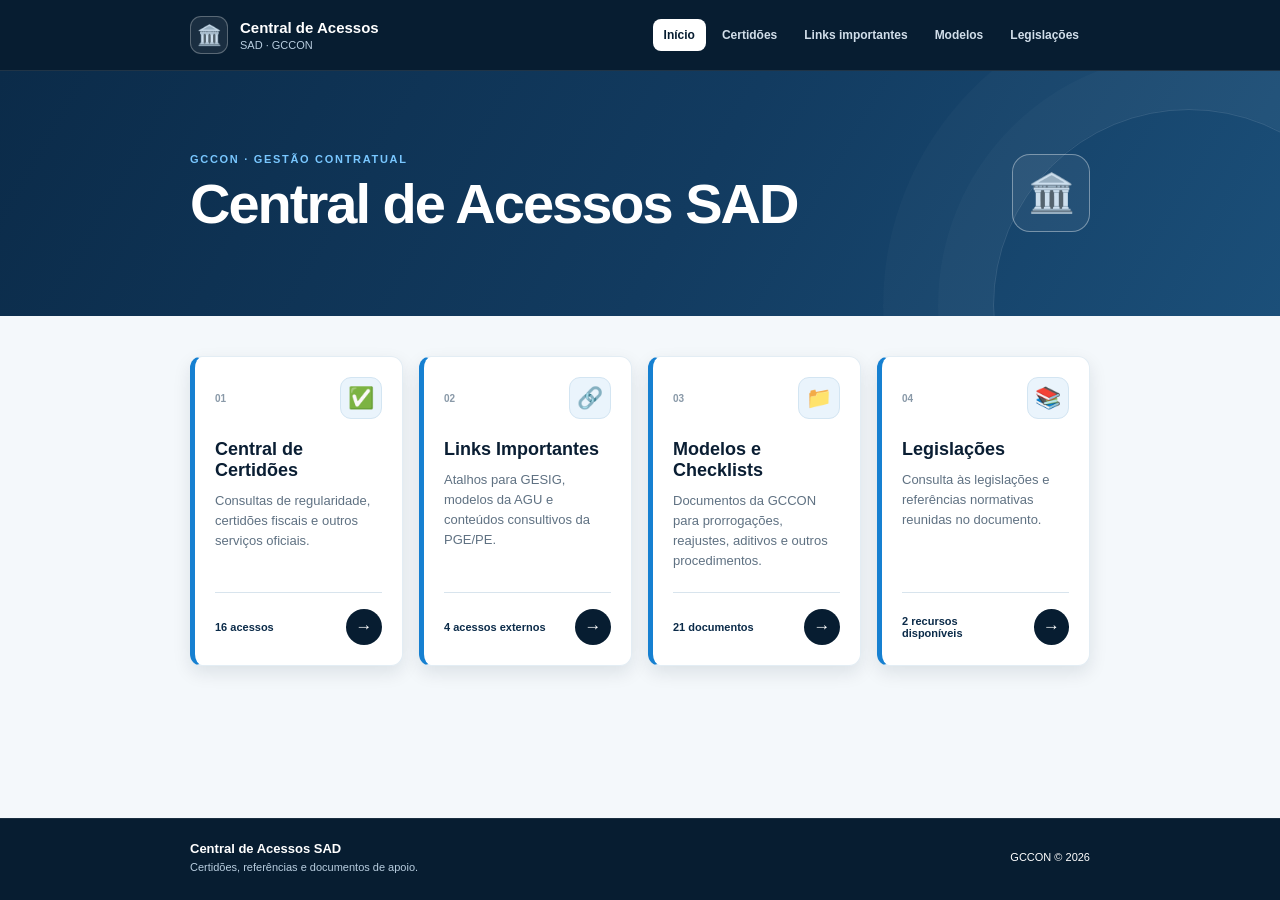
<file: index.html>
<!DOCTYPE html><html lang="pt-BR"><head><meta charset="UTF-8"><meta name="viewport" content="width=device-width,initial-scale=1.0"><meta name="description" content="Central unificada de acessos SAD."><title>Central de Acessos SAD</title><link rel="stylesheet" href="style.css"></head><body><header class="site-header"><div class="page-width header-inner"><a class="brand" href="index.html"><span class="brand-icon">🏛️</span><span><strong>Central de Acessos</strong><small>SAD · GCCON</small></span></a><nav class="main-nav" aria-label="Navegação principal"><a class="active" href="index.html">Início</a><a  href="certidoes.html">Certidões</a><a  href="links-importantes.html">Links importantes</a><a  href="modelos.html">Modelos</a><a href="legislacoes.html">Legislações</a></nav></div></header><main><section class="hero"><div class="page-width hero-inner"><div><span class="eyebrow">GCCON · Gestão Contratual</span><h1>Central de Acessos SAD</h1></div><div class="hero-mark" aria-hidden="true">🏛️</div></div></section><section class="page-width home-content"><div class="project-grid">
<a class="project-card" href="certidoes.html"><div class="project-top"><span class="project-number">01</span><span class="icon-box">✅</span></div><div class="project-body"><h3>Central de Certidões</h3><p>Consultas de regularidade, certidões fiscais e outros serviços oficiais.</p></div><div class="project-footer"><span>16 acessos</span><span class="round-arrow">→</span></div></a>
<a class="project-card" href="links-importantes.html"><div class="project-top"><span class="project-number">02</span><span class="icon-box">🔗</span></div><div class="project-body"><h3>Links Importantes</h3><p>Atalhos para GESIG, modelos da AGU e conteúdos consultivos da PGE/PE.</p></div><div class="project-footer"><span>4 acessos externos</span><span class="round-arrow">→</span></div></a>
<a class="project-card" href="modelos.html"><div class="project-top"><span class="project-number">03</span><span class="icon-box">📁</span></div><div class="project-body"><h3>Modelos e Checklists</h3><p>Documentos da GCCON para prorrogações, reajustes, aditivos e outros procedimentos.</p></div><div class="project-footer"><span>21 documentos</span><span class="round-arrow">→</span></div></a>
<a class="project-card" href="legislacoes.html"><div class="project-top"><span class="project-number">04</span><span class="icon-box">📚</span></div><div class="project-body"><h3>Legislações</h3><p>Consulta às legislações e referências normativas reunidas no documento.</p></div><div class="project-footer"><span>2 recursos disponíveis</span><span class="round-arrow">→</span></div></a>
</div></section></main><footer class="site-footer"><div class="page-width footer-inner"><div><strong>Central de Acessos SAD</strong><span>Certidões, referências e documentos de apoio.</span></div><div>GCCON © 2026</div></div></footer></body></html>
</file>
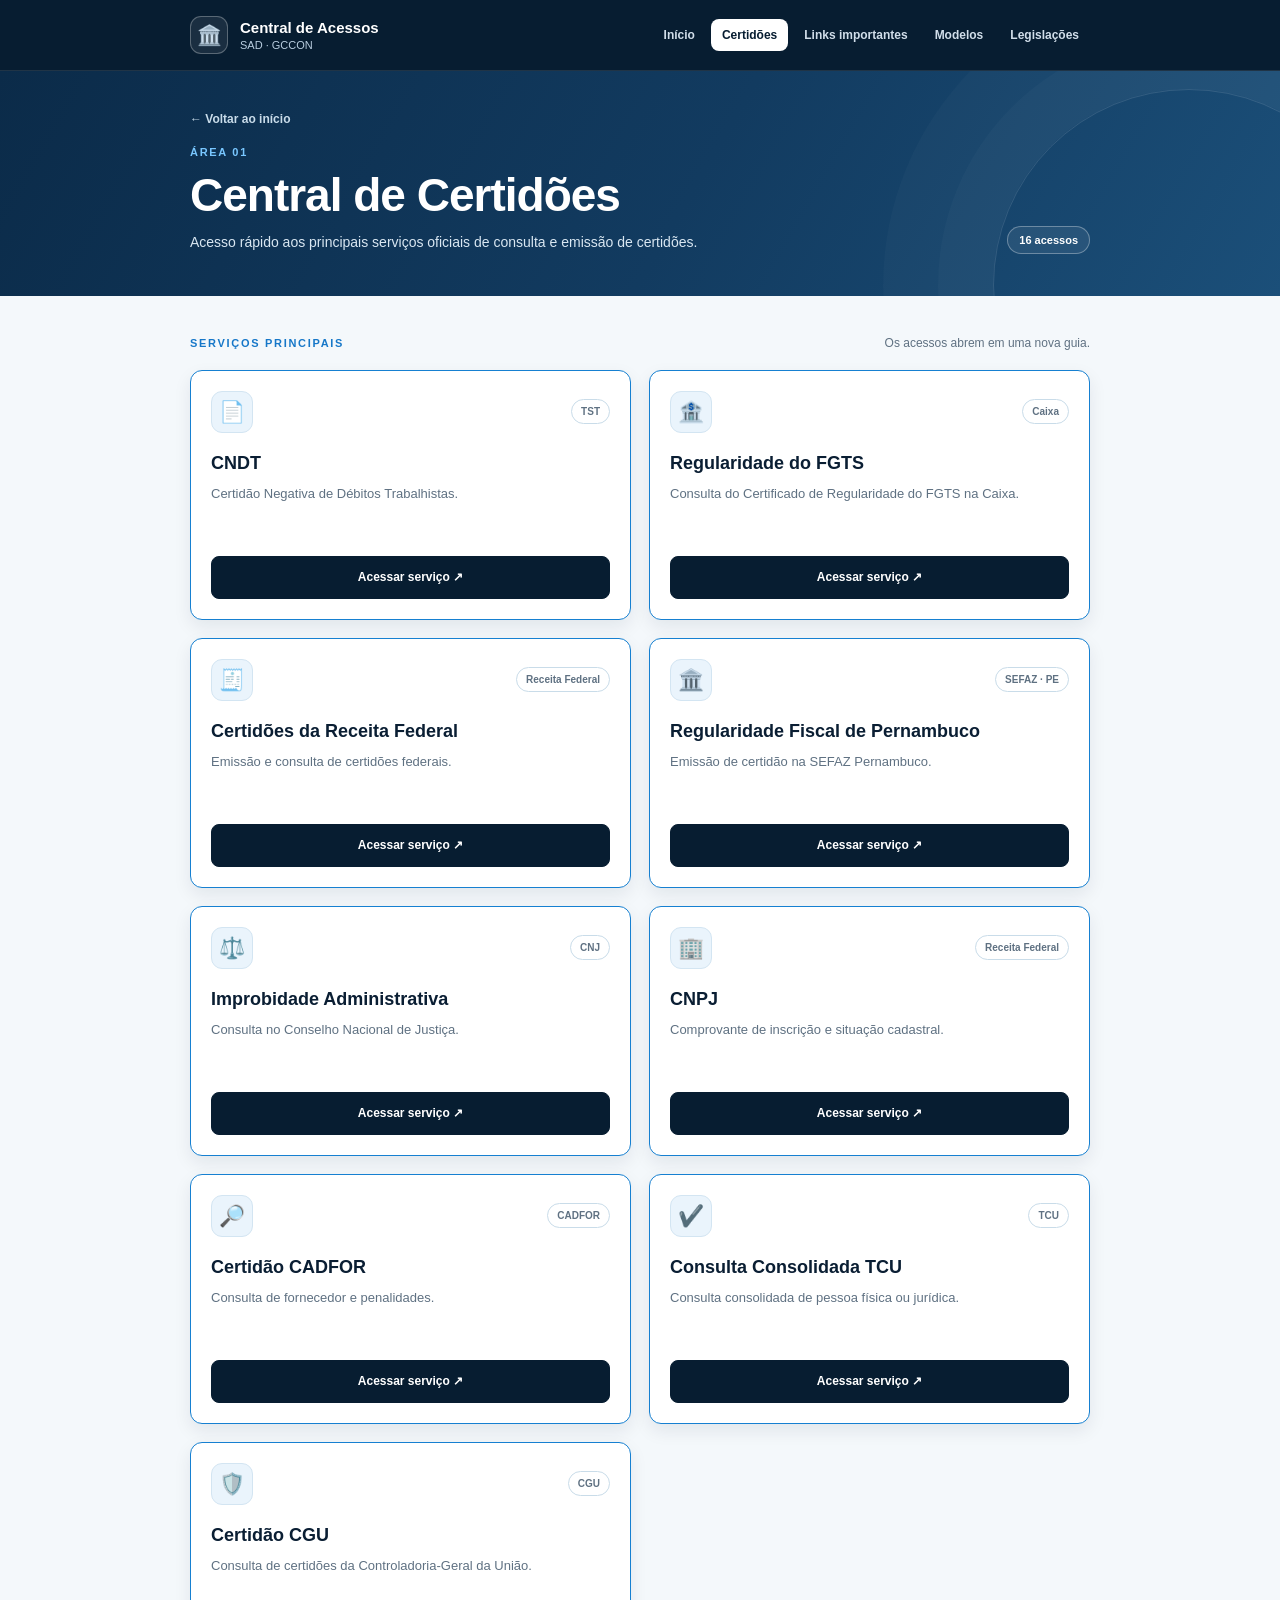
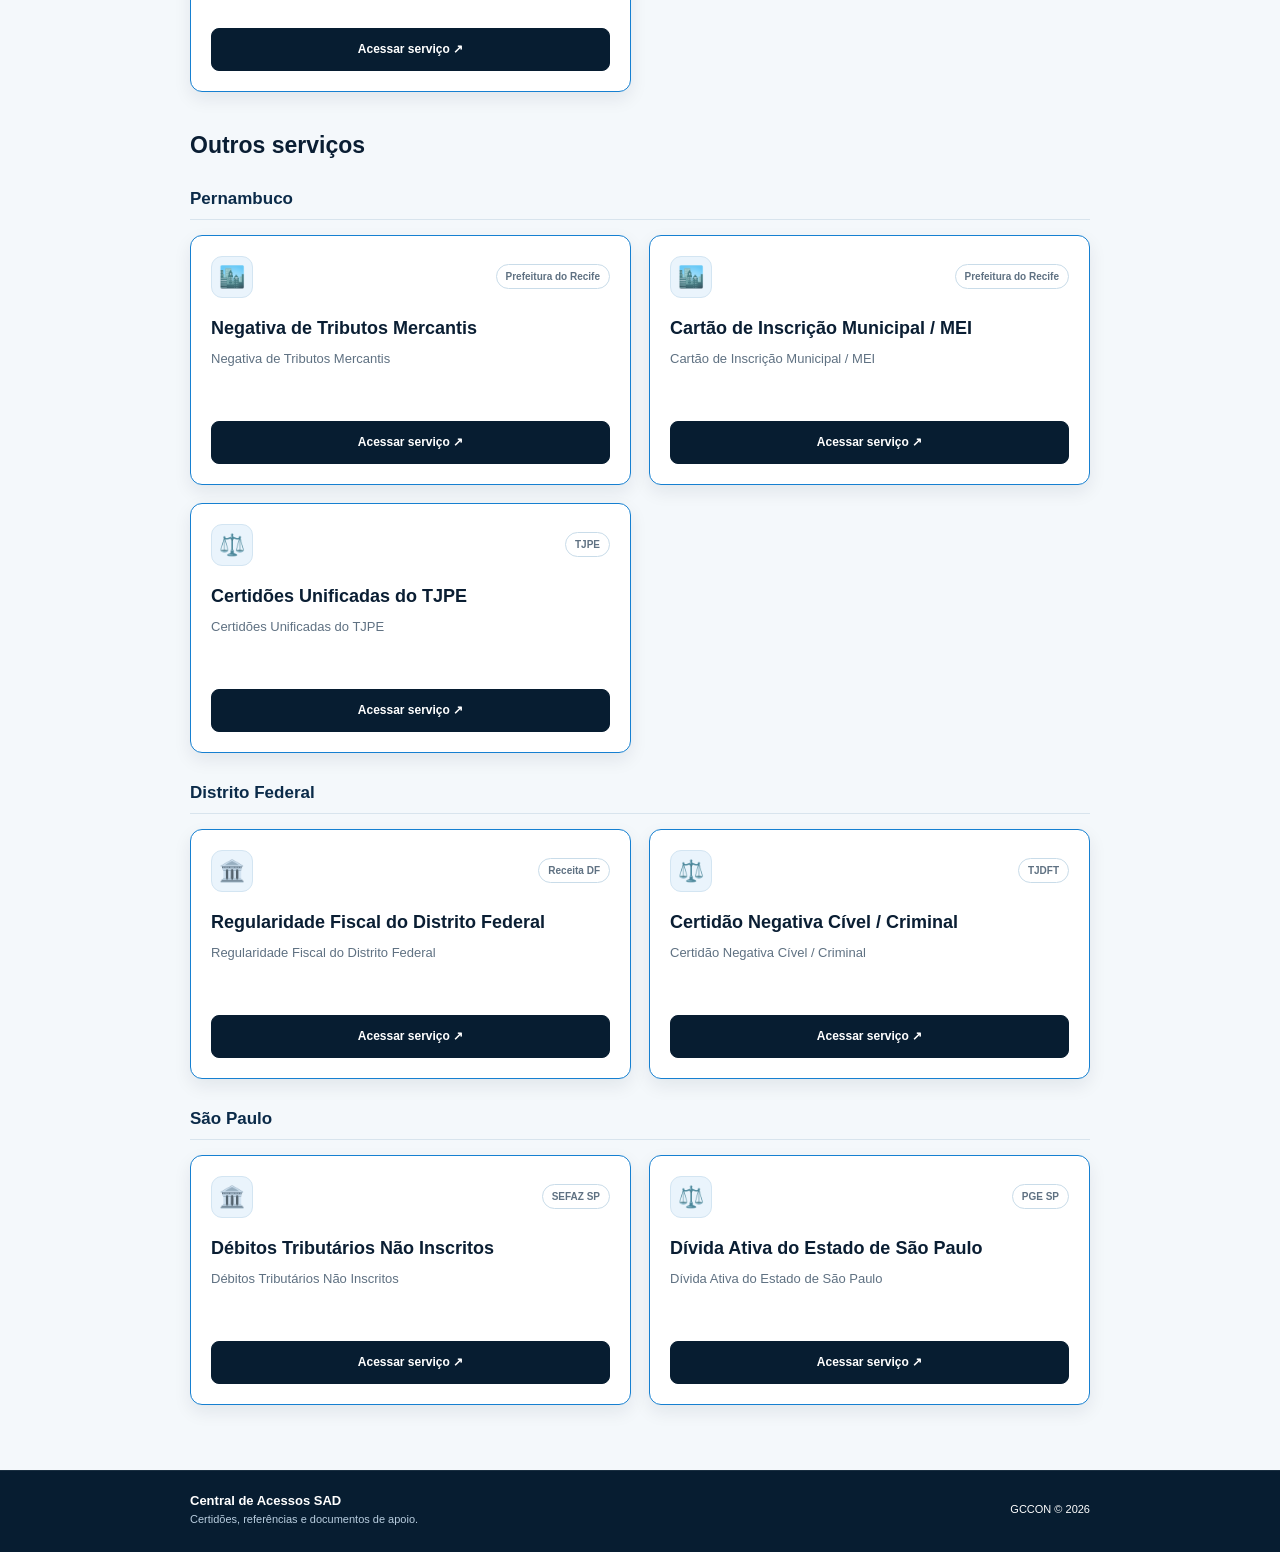
<file: certidoes.html>
<!DOCTYPE html><html lang="pt-BR"><head><meta charset="UTF-8"><meta name="viewport" content="width=device-width,initial-scale=1.0"><meta name="description" content="Central unificada de acessos SAD."><title>Central de Certidões | Central de Acessos SAD</title><link rel="stylesheet" href="style.css"></head><body><header class="site-header"><div class="page-width header-inner"><a class="brand" href="index.html"><span class="brand-icon">🏛️</span><span><strong>Central de Acessos</strong><small>SAD · GCCON</small></span></a><nav class="main-nav" aria-label="Navegação principal"><a  href="index.html">Início</a><a class="active" href="certidoes.html">Certidões</a><a  href="links-importantes.html">Links importantes</a><a  href="modelos.html">Modelos</a><a href="legislacoes.html">Legislações</a></nav></div></header><main><section class="page-intro"><div class="page-width"><a class="back-link" href="index.html">← Voltar ao início</a><div class="page-intro-row"><div><span class="eyebrow">Área 01</span><h1>Central de Certidões</h1><p>Acesso rápido aos principais serviços oficiais de consulta e emissão de certidões.</p></div><div class="stat">16 acessos</div></div></div></section><section class="page-width listing-section"><div class="listing-heading"><span class="eyebrow">Serviços principais</span><p>Os acessos abrem em uma nova guia.</p></div><div class="service-grid three"><article class="service-card"><div class="service-top"><span class="icon-box">📄</span><span class="category-pill">TST</span></div><div class="service-body"><h2>CNDT</h2><p>Certidão Negativa de Débitos Trabalhistas.</p></div><a class="action-button" href="https://cndt-certidao.tst.jus.br/inicio.faces" target="_blank" rel="noopener noreferrer">Acessar serviço ↗</a></article><article class="service-card"><div class="service-top"><span class="icon-box">🏦</span><span class="category-pill">Caixa</span></div><div class="service-body"><h2>Regularidade do FGTS</h2><p>Consulta do Certificado de Regularidade do FGTS na Caixa.</p></div><a class="action-button" href="https://consulta-crf.caixa.gov.br/consultacrf/pages/consultaEmpregador.jsf" target="_blank" rel="noopener noreferrer">Acessar serviço ↗</a></article><article class="service-card"><div class="service-top"><span class="icon-box">🧾</span><span class="category-pill">Receita Federal</span></div><div class="service-body"><h2>Certidões da Receita Federal</h2><p>Emissão e consulta de certidões federais.</p></div><a class="action-button" href="https://servicos.receitafederal.gov.br/servico/certidoes/#/home" target="_blank" rel="noopener noreferrer">Acessar serviço ↗</a></article><article class="service-card"><div class="service-top"><span class="icon-box">🏛️</span><span class="category-pill">SEFAZ · PE</span></div><div class="service-body"><h2>Regularidade Fiscal de Pernambuco</h2><p>Emissão de certidão na SEFAZ Pernambuco.</p></div><a class="action-button" href="https://efisco.sefaz.pe.gov.br/sfi_trb_gcc/PREmitirCertidaoRegularidadeFiscalMovel" target="_blank" rel="noopener noreferrer">Acessar serviço ↗</a></article><article class="service-card"><div class="service-top"><span class="icon-box">⚖️</span><span class="category-pill">CNJ</span></div><div class="service-body"><h2>Improbidade Administrativa</h2><p>Consulta no Conselho Nacional de Justiça.</p></div><a class="action-button" href="https://www.cnj.jus.br/improbidade_adm/consultar_requerido.php" target="_blank" rel="noopener noreferrer">Acessar serviço ↗</a></article><article class="service-card"><div class="service-top"><span class="icon-box">🏢</span><span class="category-pill">Receita Federal</span></div><div class="service-body"><h2>CNPJ</h2><p>Comprovante de inscrição e situação cadastral.</p></div><a class="action-button" href="https://solucoes.receita.fazenda.gov.br/Servicos/cnpjreva/" target="_blank" rel="noopener noreferrer">Acessar serviço ↗</a></article><article class="service-card"><div class="service-top"><span class="icon-box">🔎</span><span class="category-pill">CADFOR</span></div><div class="service-body"><h2>Certidão CADFOR</h2><p>Consulta de fornecedor e penalidades.</p></div><a class="action-button" href="https://efisco.sefaz.pe.gov.br/sfi_fin_gbp/PREmitirFornecedorPenalidade" target="_blank" rel="noopener noreferrer">Acessar serviço ↗</a></article><article class="service-card"><div class="service-top"><span class="icon-box">✔️</span><span class="category-pill">TCU</span></div><div class="service-body"><h2>Consulta Consolidada TCU</h2><p>Consulta consolidada de pessoa física ou jurídica.</p></div><a class="action-button" href="https://certidoes-apf.apps.tcu.gov.br/" target="_blank" rel="noopener noreferrer">Acessar serviço ↗</a></article><article class="service-card"><div class="service-top"><span class="icon-box">🛡️</span><span class="category-pill">CGU</span></div><div class="service-body"><h2>Certidão CGU</h2><p>Consulta de certidões da Controladoria-Geral da União.</p></div><a class="action-button" href="https://certidoes.cgu.gov.br/consulta-certidao" target="_blank" rel="noopener noreferrer">Acessar serviço ↗</a></article></div><div class="other-services"><h2>Outros serviços</h2><div class="other-group"><h3>Pernambuco</h3><div class="service-grid"><article class="service-card"><div class="service-top"><span class="icon-box">🏙️</span><span class="category-pill">Prefeitura do Recife</span></div><div class="service-body"><h2>Negativa de Tributos Mercantis</h2><p>Negativa de Tributos Mercantis</p></div><a class="action-button" href="https://portalfinancas.recife.pe.gov.br/emissaoCertidao/4" target="_blank" rel="noopener noreferrer">Acessar serviço ↗</a></article><article class="service-card"><div class="service-top"><span class="icon-box">🏙️</span><span class="category-pill">Prefeitura do Recife</span></div><div class="service-body"><h2>Cartão de Inscrição Municipal / MEI</h2><p>Cartão de Inscrição Municipal / MEI</p></div><a class="action-button" href="https://portalfinancas.recife.pe.gov.br/emissaoPJMei" target="_blank" rel="noopener noreferrer">Acessar serviço ↗</a></article><article class="service-card"><div class="service-top"><span class="icon-box">⚖️</span><span class="category-pill">TJPE</span></div><div class="service-body"><h2>Certidões Unificadas do TJPE</h2><p>Certidões Unificadas do TJPE</p></div><a class="action-button" href="https://certidoesunificadas.app.tjpe.jus.br/" target="_blank" rel="noopener noreferrer">Acessar serviço ↗</a></article></div></div><div class="other-group"><h3>Distrito Federal</h3><div class="service-grid"><article class="service-card"><div class="service-top"><span class="icon-box">🏛️</span><span class="category-pill">Receita DF</span></div><div class="service-body"><h2>Regularidade Fiscal do Distrito Federal</h2><p>Regularidade Fiscal do Distrito Federal</p></div><a class="action-button" href="https://ww1.receita.fazenda.df.gov.br/cidadao/certidoes/Certidao" target="_blank" rel="noopener noreferrer">Acessar serviço ↗</a></article><article class="service-card"><div class="service-top"><span class="icon-box">⚖️</span><span class="category-pill">TJDFT</span></div><div class="service-body"><h2>Certidão Negativa Cível / Criminal</h2><p>Certidão Negativa Cível / Criminal</p></div><a class="action-button" href="https://cnc.tjdft.jus.br/solicitacao-externa" target="_blank" rel="noopener noreferrer">Acessar serviço ↗</a></article></div></div><div class="other-group"><h3>São Paulo</h3><div class="service-grid"><article class="service-card"><div class="service-top"><span class="icon-box">🏛️</span><span class="category-pill">SEFAZ SP</span></div><div class="service-body"><h2>Débitos Tributários Não Inscritos</h2><p>Débitos Tributários Não Inscritos</p></div><a class="action-button" href="https://www10.fazenda.sp.gov.br/CertidaoNegativaDeb/Pages/EmissaoCertidaoNegativa.aspx" target="_blank" rel="noopener noreferrer">Acessar serviço ↗</a></article><article class="service-card"><div class="service-top"><span class="icon-box">⚖️</span><span class="category-pill">PGE SP</span></div><div class="service-body"><h2>Dívida Ativa do Estado de São Paulo</h2><p>Dívida Ativa do Estado de São Paulo</p></div><a class="action-button" href="https://www.dividaativa.pge.sp.gov.br/sc/loginIdpGovBr.jsf" target="_blank" rel="noopener noreferrer">Acessar serviço ↗</a></article></div></div></div></section></main><footer class="site-footer"><div class="page-width footer-inner"><div><strong>Central de Acessos SAD</strong><span>Certidões, referências e documentos de apoio.</span></div><div>GCCON © 2026</div></div></footer></body></html>
</file>
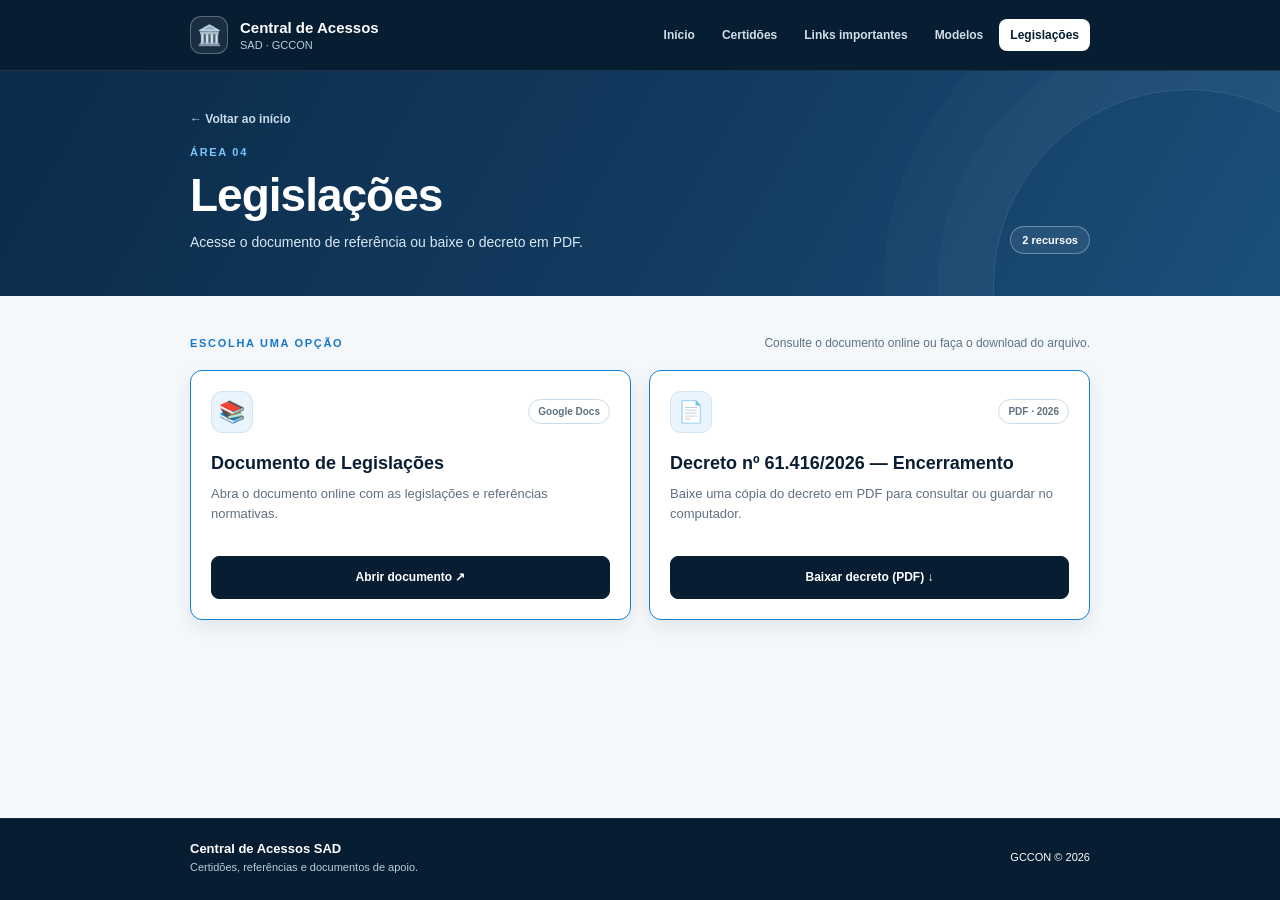
<file: legislacoes.html>
<!DOCTYPE html><html lang="pt-BR"><head><meta charset="UTF-8"><meta name="viewport" content="width=device-width,initial-scale=1.0"><meta name="description" content="Legislações e documentos normativos da Central de Acessos SAD."><title>Legislações | Central de Acessos SAD</title><link rel="stylesheet" href="style.css"></head><body><header class="site-header"><div class="page-width header-inner"><a class="brand" href="index.html"><span class="brand-icon">🏛️</span><span><strong>Central de Acessos</strong><small>SAD · GCCON</small></span></a><nav class="main-nav" aria-label="Navegação principal"><a href="index.html">Início</a><a href="certidoes.html">Certidões</a><a href="links-importantes.html">Links importantes</a><a href="modelos.html">Modelos</a><a class="active" href="legislacoes.html">Legislações</a></nav></div></header><main><section class="page-intro"><div class="page-width"><a class="back-link" href="index.html">← Voltar ao início</a><div class="page-intro-row"><div><span class="eyebrow">Área 04</span><h1>Legislações</h1><p>Acesse o documento de referência ou baixe o decreto em PDF.</p></div><div class="stat">2 recursos</div></div></div></section><section class="page-width listing-section"><div class="listing-heading"><span class="eyebrow">Escolha uma opção</span><p>Consulte o documento online ou faça o download do arquivo.</p></div><div class="service-grid"><article class="service-card"><div class="service-top"><span class="icon-box">📚</span><span class="category-pill">Google Docs</span></div><div class="service-body"><h2>Documento de Legislações</h2><p>Abra o documento online com as legislações e referências normativas.</p></div><a class="action-button" href="https://docs.google.com/document/d/1Scb9C1qWNrUcBOqOeS8YR20FiJjlI9TKXhYJh_ZN8IU/edit?tab=t.0" target="_blank" rel="noopener noreferrer">Abrir documento ↗</a></article><article class="service-card"><div class="service-top"><span class="icon-box">📄</span><span class="category-pill">PDF · 2026</span></div><div class="service-body"><h2>Decreto nº 61.416/2026 — Encerramento</h2><p>Baixe uma cópia do decreto em PDF para consultar ou guardar no computador.</p></div><a class="action-button" href="decreto-61416-2026-encerramento.pdf" download>Baixar decreto (PDF) ↓</a></article></div></section></main><footer class="site-footer"><div class="page-width footer-inner"><div><strong>Central de Acessos SAD</strong><span>Certidões, referências e documentos de apoio.</span></div><div>GCCON © 2026</div></div></footer></body></html>
</file>
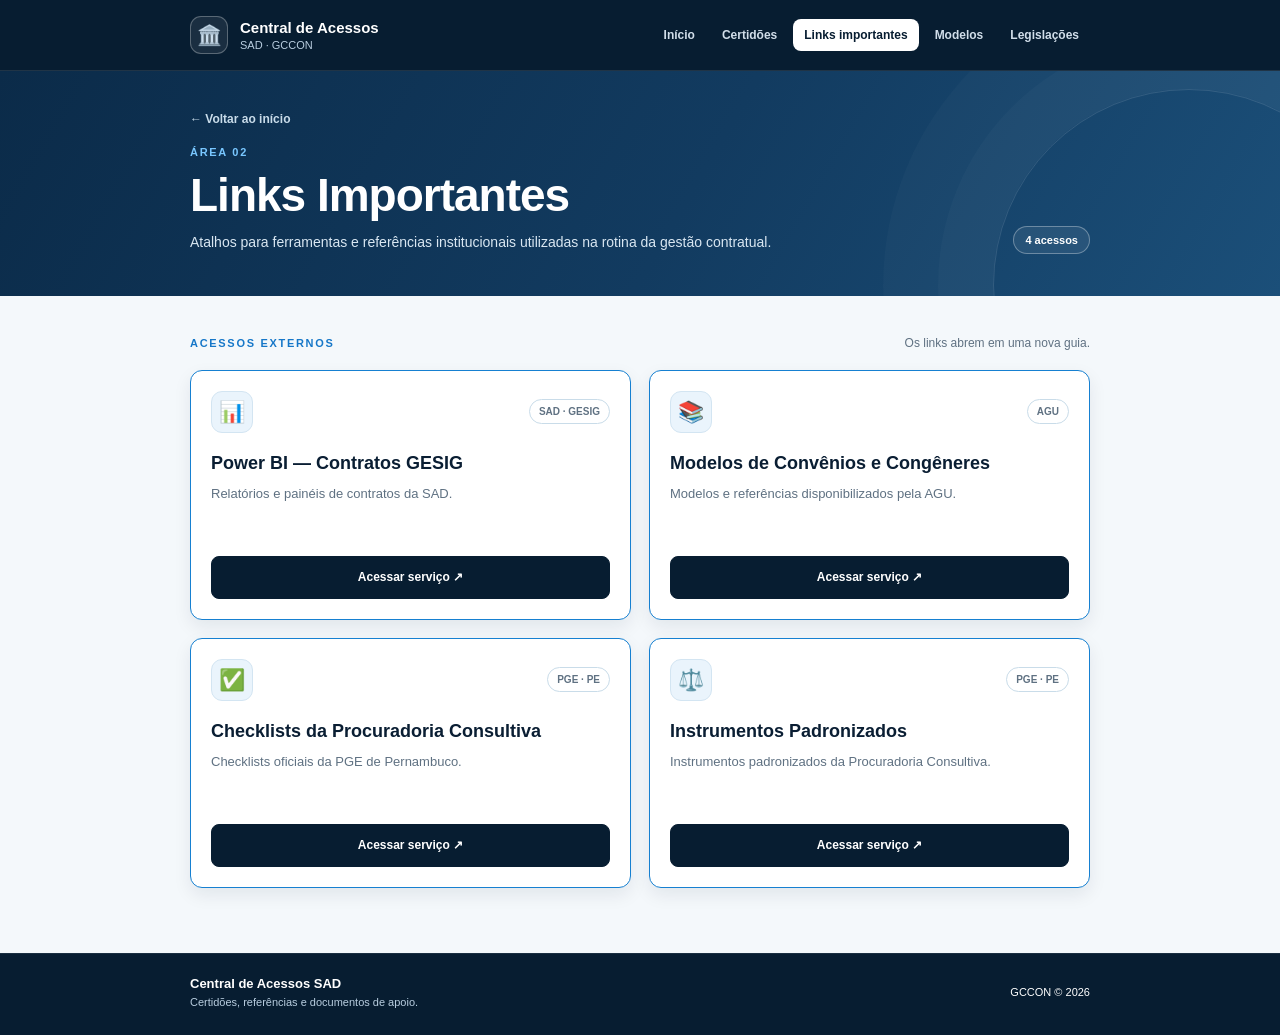
<file: links-importantes.html>
<!DOCTYPE html><html lang="pt-BR"><head><meta charset="UTF-8"><meta name="viewport" content="width=device-width,initial-scale=1.0"><meta name="description" content="Central unificada de acessos SAD."><title>Links Importantes | Central de Acessos SAD</title><link rel="stylesheet" href="style.css"></head><body><header class="site-header"><div class="page-width header-inner"><a class="brand" href="index.html"><span class="brand-icon">🏛️</span><span><strong>Central de Acessos</strong><small>SAD · GCCON</small></span></a><nav class="main-nav" aria-label="Navegação principal"><a  href="index.html">Início</a><a  href="certidoes.html">Certidões</a><a class="active" href="links-importantes.html">Links importantes</a><a  href="modelos.html">Modelos</a><a href="legislacoes.html">Legislações</a></nav></div></header><main><section class="page-intro"><div class="page-width"><a class="back-link" href="index.html">← Voltar ao início</a><div class="page-intro-row"><div><span class="eyebrow">Área 02</span><h1>Links Importantes</h1><p>Atalhos para ferramentas e referências institucionais utilizadas na rotina da gestão contratual.</p></div><div class="stat">4 acessos</div></div></div></section><section class="page-width listing-section"><div class="listing-heading"><span class="eyebrow">Acessos externos</span><p>Os links abrem em uma nova guia.</p></div><div class="service-grid"><article class="service-card"><div class="service-top"><span class="icon-box">📊</span><span class="category-pill">SAD · GESIG</span></div><div class="service-body"><h2>Power BI — Contratos GESIG</h2><p>Relatórios e painéis de contratos da SAD.</p></div><a class="action-button" href="https://powerbi.pe.gov.br/relatorios/browse/SAD/SEADP/CONTRATOS-GESIG" target="_blank" rel="noopener noreferrer">Acessar serviço ↗</a></article><article class="service-card"><div class="service-top"><span class="icon-box">📚</span><span class="category-pill">AGU</span></div><div class="service-body"><h2>Modelos de Convênios e Congêneres</h2><p>Modelos e referências disponibilizados pela AGU.</p></div><a class="action-button" href="https://www.gov.br/agu/pt-br/composicao/cgu/cgu/modelos/conveniosecongeneres" target="_blank" rel="noopener noreferrer">Acessar serviço ↗</a></article><article class="service-card"><div class="service-top"><span class="icon-box">✅</span><span class="category-pill">PGE · PE</span></div><div class="service-body"><h2>Checklists da Procuradoria Consultiva</h2><p>Checklists oficiais da PGE de Pernambuco.</p></div><a class="action-button" href="https://www.pge.pe.gov.br/ProcConsultivaChecklist.aspx" target="_blank" rel="noopener noreferrer">Acessar serviço ↗</a></article><article class="service-card"><div class="service-top"><span class="icon-box">⚖️</span><span class="category-pill">PGE · PE</span></div><div class="service-body"><h2>Instrumentos Padronizados</h2><p>Instrumentos padronizados da Procuradoria Consultiva.</p></div><a class="action-button" href="https://www.pge.pe.gov.br/ProcConsultivaInstrumentosPadronizados.aspx" target="_blank" rel="noopener noreferrer">Acessar serviço ↗</a></article></div></section></main><footer class="site-footer"><div class="page-width footer-inner"><div><strong>Central de Acessos SAD</strong><span>Certidões, referências e documentos de apoio.</span></div><div>GCCON © 2026</div></div></footer></body></html>
</file>
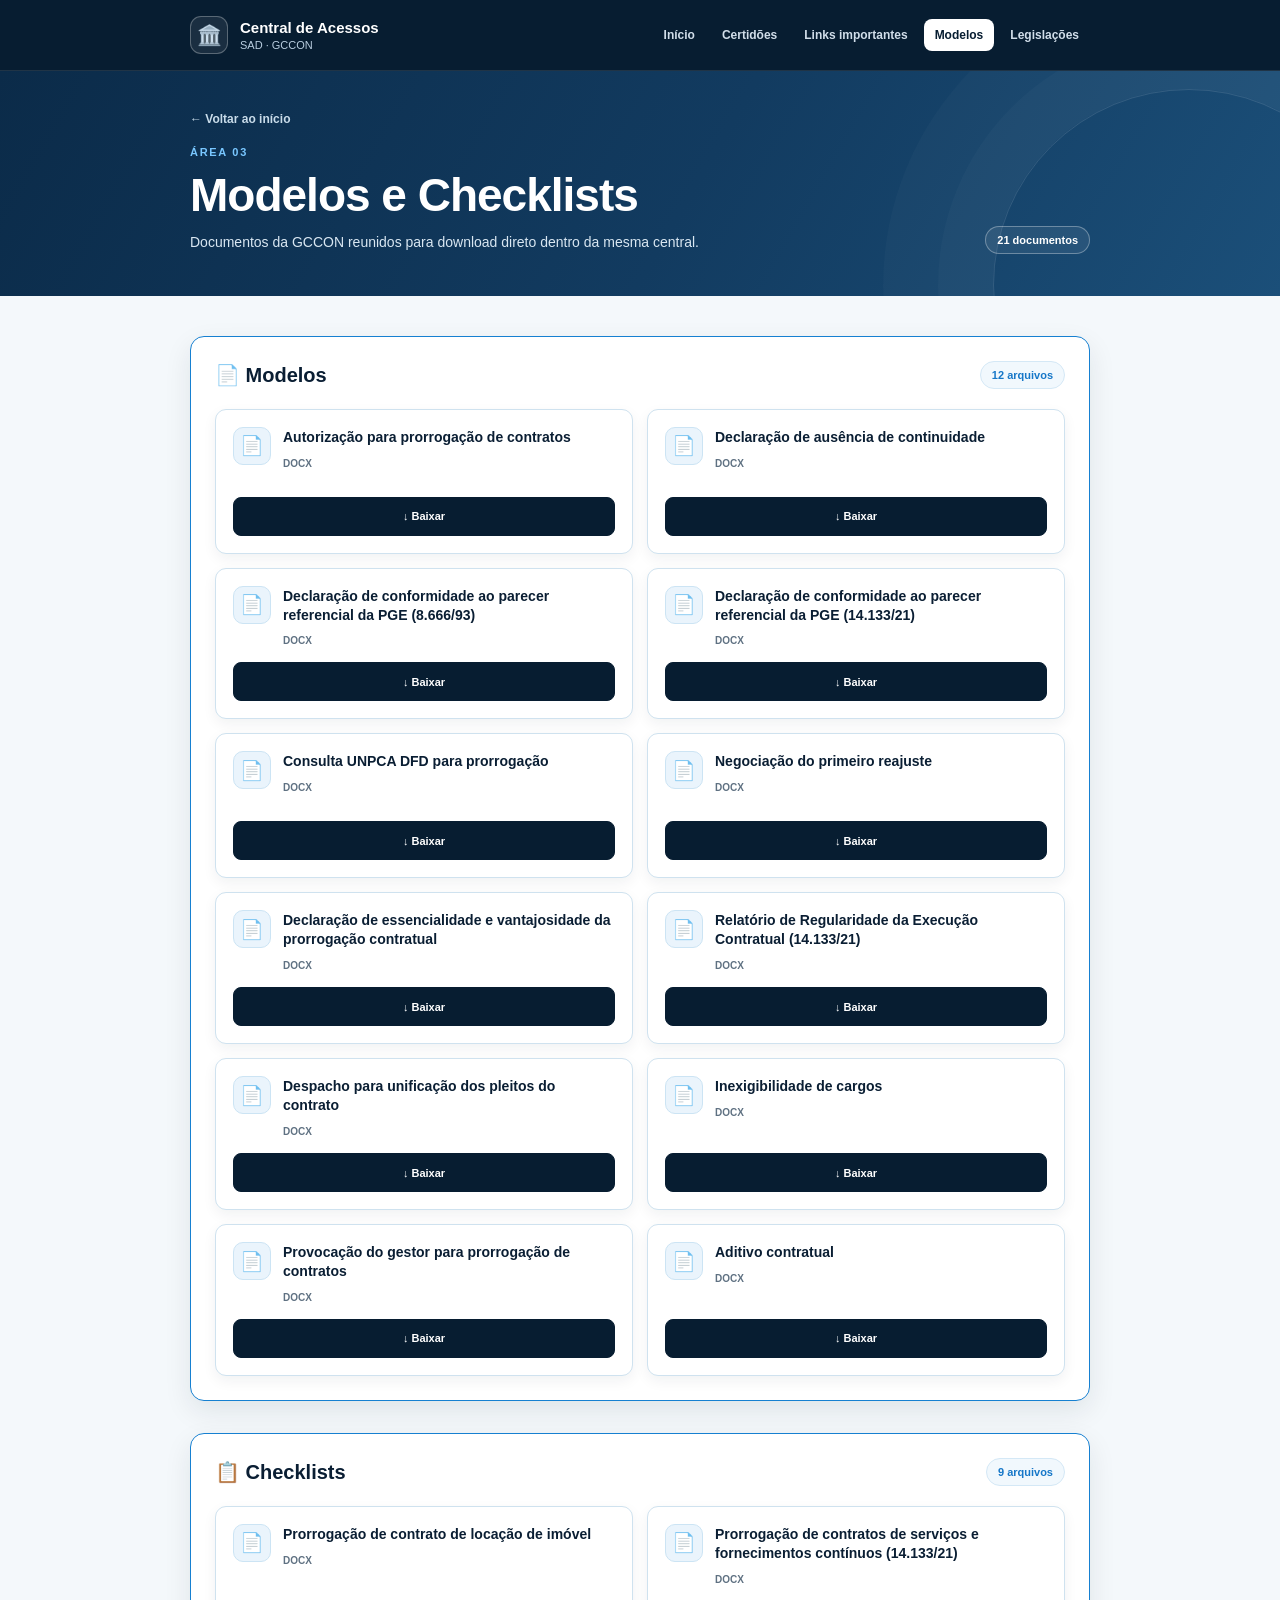
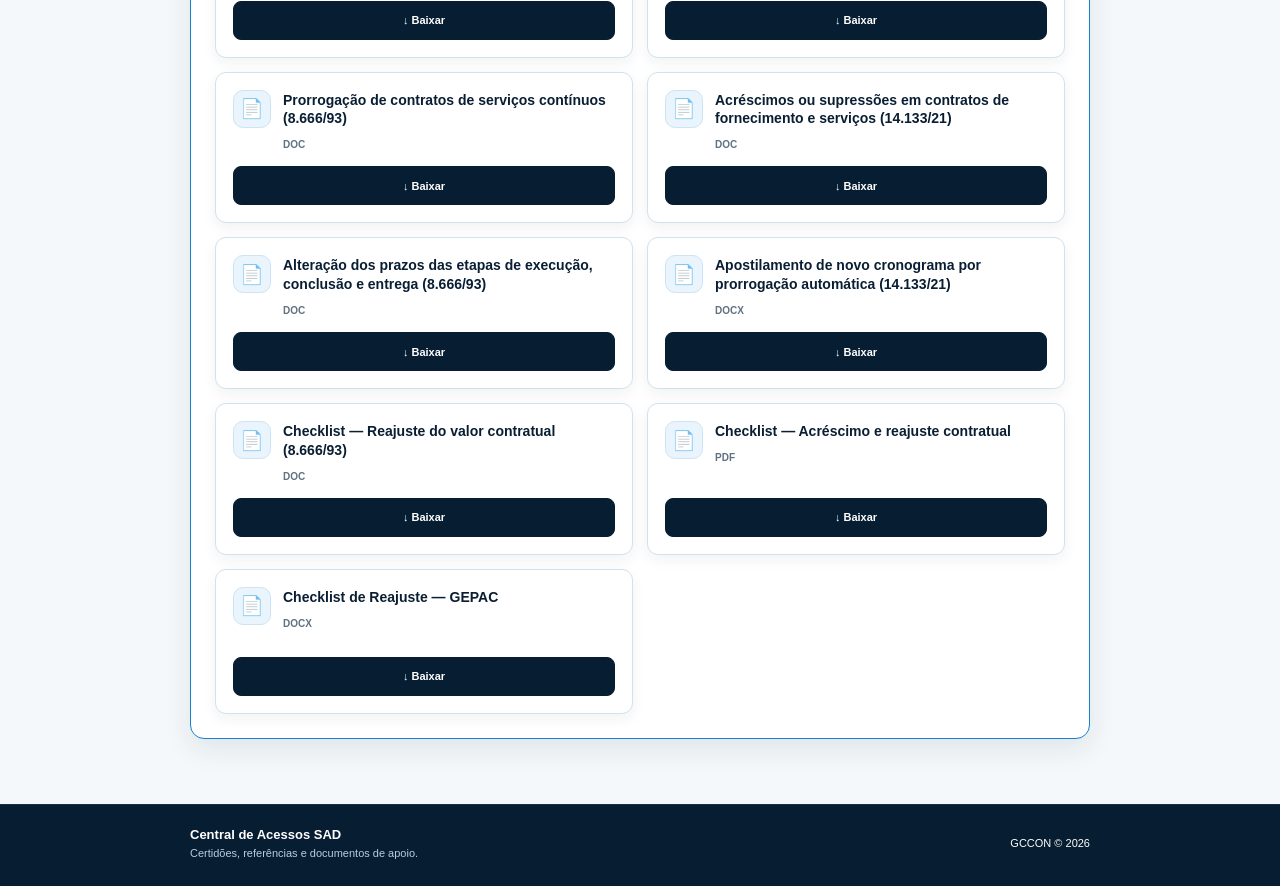
<file: modelos.html>
<!DOCTYPE html>
<html lang="pt-BR"><head><meta charset="utf-8"/><meta content="width=device-width,initial-scale=1.0" name="viewport"/><meta content="Central unificada de acessos SAD." name="description"/><title>Modelos e Checklists | Central de Acessos SAD</title><link href="style.css" rel="stylesheet"/></head><body><header class="site-header"><div class="page-width header-inner"><a class="brand" href="index.html"><span class="brand-icon">🏛️</span><span><strong>Central de Acessos</strong><small>SAD · GCCON</small></span></a><nav aria-label="Navegação principal" class="main-nav"><a href="index.html">Início</a><a href="certidoes.html">Certidões</a><a href="links-importantes.html">Links importantes</a><a class="active" href="modelos.html">Modelos</a><a href="legislacoes.html">Legislações</a></nav></div></header><main><section class="page-intro"><div class="page-width"><a class="back-link" href="index.html">← Voltar ao início</a><div class="page-intro-row"><div><span class="eyebrow">Área 03</span><h1>Modelos e Checklists</h1><p>Documentos da GCCON reunidos para download direto dentro da mesma central.</p></div><div class="stat">21 documentos</div></div></div></section><section class="page-width documents-section"><div class="document-group"><div class="group-heading"><h2>📄 Modelos</h2><span class="count-pill">12 arquivos</span></div><div class="download-list"><article class="download-row"><div class="download-info"><span class="file-icon">📄</span><div><h3>Autorização para prorrogação de contratos</h3><span class="file-type">DOCX</span></div></div><a class="download-button" download="" href="./modelo-autorizacao-prorogacao-contratos.docx">↓ Baixar</a></article><article class="download-row"><div class="download-info"><span class="file-icon">📄</span><div><h3>Declaração de ausência de continuidade</h3><span class="file-type">DOCX</span></div></div><a class="download-button" download="" href="./modelo-declaracao-ausencia-de-continuidade.docx">↓ Baixar</a></article><article class="download-row"><div class="download-info"><span class="file-icon">📄</span><div><h3>Declaração de conformidade ao parecer referencial da PGE (8.666/93)</h3><span class="file-type">DOCX</span></div></div><a class="download-button" download="" href="./modelo-declaracao-conformidade-parecer-referencial-pge-8-666-93.docx">↓ Baixar</a></article><article class="download-row"><div class="download-info"><span class="file-icon">📄</span><div><h3>Declaração de conformidade ao parecer referencial da PGE (14.133/21)</h3><span class="file-type">DOCX</span></div></div><a class="download-button" download="" href="./modelo-declaracao-conformeidade-parecer-referencial-pge-14-133-21.docx">↓ Baixar</a></article><article class="download-row"><div class="download-info"><span class="file-icon">📄</span><div><h3>Consulta UNPCA DFD para prorrogação</h3><span class="file-type">DOCX</span></div></div><a class="download-button" download="" href="./modelo-consulta-unpca-dfd-para-prorrogacao.docx">↓ Baixar</a></article><article class="download-row"><div class="download-info"><span class="file-icon">📄</span><div><h3>Negociação do primeiro reajuste</h3><span class="file-type">DOCX</span></div></div><a class="download-button" download="" href="./negociacao-1o-reajuste.docx">↓ Baixar</a></article><article class="download-row"><div class="download-info"><span class="file-icon">📄</span><div><h3>Declaração de essencialidade e vantajosidade da prorrogação contratual</h3><span class="file-type">DOCX</span></div></div><a class="download-button" download="" href="./modelo-declaracao-de-essencialidade-e-vantajosidade-da-prorrogacao-contratual.docx">↓ Baixar</a></article><article class="download-row"><div class="download-info"><span class="file-icon">📄</span><div><h3>Relatório de Regularidade da Execução Contratual (14.133/21)</h3><span class="file-type">DOCX</span></div></div><a class="download-button" download="" href="./relatorio-de-regularidade-da-execucao-contratual-14-133-21.docx">↓ Baixar</a></article><article class="download-row"><div class="download-info"><span class="file-icon">📄</span><div><h3>Despacho para unificação dos pleitos do contrato</h3><span class="file-type">DOCX</span></div></div><a class="download-button" download="" href="./modelo-despacho-unificacao-dos-pleitos-do-contrato.docx">↓ Baixar</a></article><article class="download-row"><div class="download-info"><span class="file-icon">📄</span><div><h3>Inexigibilidade de cargos</h3><span class="file-type">DOCX</span></div></div><a class="download-button" download="" href="./modelo-inexigibilidade-de-cargos.docx">↓ Baixar</a></article><article class="download-row"><div class="download-info"><span class="file-icon">📄</span><div><h3>Provocação do gestor para prorrogação de contratos</h3><span class="file-type">DOCX</span></div></div><a class="download-button" download="" href="./modelo-provocacao-gestor-prorrogacao-contratos.docx">↓ Baixar</a></article><article class="download-row"><div class="download-info"><span class="file-icon">📄</span><div><h3>Aditivo contratual</h3><span class="file-type">DOCX</span></div></div><a class="download-button" download="" href="./modelo-aditivo-contratual-prorrogacao-reajuste-acresicmo-etc.docx">↓ Baixar</a></article></div></div><div class="document-group"><div class="group-heading"><h2>📋 Checklists</h2><span class="count-pill">9 arquivos</span></div><div class="download-list"><article class="download-row"><div class="download-info"><span class="file-icon">📄</span><div><h3>Prorrogação de contrato de locação de imóvel</h3><span class="file-type">DOCX</span></div></div><a class="download-button" download="" href="./checklist-prorrogacao-contrato-de-locacao-de-imovel-v-junho2026-20260617-115647.docx">↓ Baixar</a></article><article class="download-row"><div class="download-info"><span class="file-icon">📄</span><div><h3>Prorrogação de contratos de serviços e fornecimentos contínuos (14.133/21)</h3><span class="file-type">DOCX</span></div></div><a class="download-button" download="" href="./checklist-prorrogacao-de-contratos-de-servicos-e-de-fornecimentos-continuos.docx">↓ Baixar</a></article><article class="download-row"><div class="download-info"><span class="file-icon">📄</span><div><h3>Prorrogação de contratos de serviços contínuos (8.666/93)</h3><span class="file-type">DOC</span></div></div><a class="download-button" download="" href="./doc-consultiva-checklist-prorrogacao-contratos-servicos-continuos-v-maio-2026-8-666.doc">↓ Baixar</a></article><article class="download-row"><div class="download-info"><span class="file-icon">📄</span><div><h3>Acréscimos ou supressões em contratos de fornecimento e serviços (14.133/21)</h3><span class="file-type">DOC</span></div></div><a class="download-button" download="" href="./checklist-acrescimos-supressoes-fornecimento-servicos-14-1333v-1-20251216-110117.doc">↓ Baixar</a></article><article class="download-row"><div class="download-info"><span class="file-icon">📄</span><div><h3>Alteração dos prazos das etapas de execução, conclusão e entrega (8.666/93)</h3><span class="file-type">DOC</span></div></div><a class="download-button" download="" href="./doc-consultiva-checklist-alteracao-prazos-etapas-execucao-conclusao-entrega-8-666.doc">↓ Baixar</a></article><article class="download-row"><div class="download-info"><span class="file-icon">📄</span><div><h3>Apostilamento de novo cronograma por prorrogação automática (14.133/21)</h3><span class="file-type">DOCX</span></div></div><a class="download-button" download="" href="./checklist-apostilamento-de-novo-cronograma-por-prorrogacao-automatica-vmarco2026-20260318-095657.docx">↓ Baixar</a></article><article class="download-row"><div class="download-info"><span class="file-icon">📄</span><div><h3>Checklist — Reajuste do valor contratual (8.666/93)</h3><span class="file-type">DOC</span></div></div><a class="download-button" download="" href="./doc-consultiva-checklist-reajuste-valor-contratual-vr11-08-2023-20251216-110933-8-666.doc">↓ Baixar</a></article><article class="download-row"><div class="download-info"><span class="file-icon">📄</span><div><h3>Checklist — Acréscimo e reajuste contratual</h3><span class="file-type">PDF</span></div></div><a class="download-button" download="" href="./govpe-despacho-446-check-list-91812483-3.pdf">↓ Baixar</a></article><article class="download-row"><div class="download-info"><span class="file-icon">📄</span><div><h3>Checklist de Reajuste — GEPAC</h3><span class="file-type">DOCX</span></div></div><a class="download-button" download="" href="./checklist-reajuste-gepac.docx">↓ Baixar</a></article></div></div></section></main><footer class="site-footer"><div class="page-width footer-inner"><div><strong>Central de Acessos SAD</strong><span>Certidões, referências e documentos de apoio.</span></div><div>GCCON © 2026</div></div></footer></body></html>
</file>
<file: style.css>
:root{
  --navy:#071d31;
  --navy-2:#0b2b49;
  --hero:#123b60;
  --hero-2:#1b4f79;
  --blue:#1677c8;
  --blue-soft:#eaf4fc;
  --border:#1680d1;
  --text:#0a1e33;
  --muted:#5f7182;
  --line:#d8e4ed;
  --bg:#f4f8fb;
  --white:#fff;
}
*{box-sizing:border-box;margin:0;padding:0}
html{scroll-behavior:smooth}
body{min-height:100vh;display:flex;flex-direction:column;background:var(--bg);color:var(--text);font-family:Arial,Helvetica,sans-serif;-webkit-font-smoothing:antialiased}
a{text-decoration:none;color:inherit}
.page-width{width:min(900px,calc(100% - 40px));margin:0 auto}

/* Header */
.site-header{position:relative;z-index:20;background:var(--navy);color:#fff;border-bottom:1px solid rgba(255,255,255,.10)}
.header-inner{min-height:70px;display:flex;align-items:center;justify-content:space-between;gap:24px}
.brand{display:flex;align-items:center;gap:12px}
.brand-icon{width:38px;height:38px;display:grid;place-items:center;border:1px solid rgba(255,255,255,.28);border-radius:11px;background:rgba(255,255,255,.08);font-size:20px}
.brand strong,.brand small{display:block}.brand strong{font-size:15px}.brand small{margin-top:3px;color:#b9cee0;font-size:11px}
.main-nav{display:flex;align-items:center;gap:5px;flex-wrap:wrap}
.main-nav a{padding:9px 11px;border-radius:8px;color:#d1deea;font-size:12px;font-weight:700;transition:.2s}
.main-nav a:hover,.main-nav a.active{background:#fff;color:var(--navy)}

main{flex:1}
/* Hero – same layout as original home, dark palette */
.hero,.page-intro{position:relative;overflow:hidden;background:linear-gradient(120deg,var(--navy-2) 0%,var(--hero) 54%,var(--hero-2) 100%);color:#fff}
.hero::after,.page-intro::after{content:"";position:absolute;right:-105px;bottom:-185px;width:390px;height:390px;border:1px solid rgba(255,255,255,.12);border-radius:50%;box-shadow:0 0 0 55px rgba(255,255,255,.025),0 0 0 110px rgba(255,255,255,.018);pointer-events:none}
.hero{min-height:245px;padding:48px 20px;display:flex;align-items:center}
.hero-inner{position:relative;z-index:2;display:flex;align-items:center;justify-content:space-between;gap:30px}
.eyebrow{display:block;margin-bottom:10px;color:#79c7ff;font-size:11px;font-weight:800;letter-spacing:1.7px;text-transform:uppercase}
.hero h1{margin:0;color:#fff;font-size:clamp(40px,5vw,56px);line-height:1.05;letter-spacing:-2px}
.hero-mark{width:78px;height:78px;display:grid;place-items:center;flex-shrink:0;border:1px solid rgba(255,255,255,.38);border-radius:18px;background:rgba(255,255,255,.06);font-size:38px}
.page-intro{padding:38px 20px 42px}
.page-intro>.page-width{position:relative;z-index:2}
.back-link{display:inline-block;margin-bottom:20px;color:#c9dcea;font-size:12px;font-weight:700}.back-link:hover{color:#fff}
.page-intro-row{display:flex;align-items:flex-end;justify-content:space-between;gap:25px}
.page-intro h1{margin:0 0 10px;color:#fff;font-size:clamp(32px,4vw,46px);letter-spacing:-1px}
.page-intro p{max-width:620px;color:#d9e7f2;font-size:14px;line-height:1.55}
.stat{padding:7px 11px;border:1px solid rgba(255,255,255,.32);border-radius:999px;background:rgba(255,255,255,.07);color:#fff;font-size:11px;font-weight:700;white-space:nowrap}

/* Home cards: 4-card structure */
.home-content{width:min(900px,calc(100% - 40px));margin:40px auto 65px;padding:0}
.project-grid{display:grid;grid-template-columns:repeat(4,minmax(0,1fr));gap:16px}
.project-card{min-height:270px;padding:20px;display:flex;flex-direction:column;border-left:5px solid var(--border);border-top:1px solid #e3edf4;border-right:1px solid #e3edf4;border-bottom:1px solid #e3edf4;border-radius:12px;background:#fff;box-shadow:0 7px 18px rgba(7,29,49,.10);transition:.2s}
.project-card:hover{transform:translateY(-4px);box-shadow:0 13px 28px rgba(7,29,49,.16)}
.project-top{display:flex;align-items:center;justify-content:space-between;gap:18px}.project-number{color:#8999a8;font-size:10px;font-weight:700}.icon-box{width:42px;height:42px;display:grid;place-items:center;flex-shrink:0;border:1px solid #d3e5f2;border-radius:11px;background:var(--blue-soft);font-size:21px}
.project-body{margin:20px 0}.project-card h3{margin:0 0 10px;color:var(--text);font-size:18px}.project-card p{margin:0;color:var(--muted);font-size:13px;line-height:1.55}
.project-footer{margin-top:auto;padding-top:16px;border-top:1px solid var(--line);display:flex;align-items:center;justify-content:space-between;gap:15px;color:var(--navy-2);font-size:11px;font-weight:700}
.round-arrow{width:36px;height:36px;display:grid;place-items:center;border-radius:50%;background:var(--navy);color:#fff;font-size:17px;transition:.2s}.project-card:hover .round-arrow{background:var(--blue)}

/* Listing pages */
.listing-section,.documents-section{width:min(900px,calc(100% - 40px));margin:40px auto 65px}
.listing-heading{margin-bottom:20px;display:flex;align-items:center;justify-content:space-between;gap:20px}.listing-heading .eyebrow{margin:0;color:var(--blue)}.listing-heading p{color:var(--muted);font-size:12px}
.service-grid,.service-grid.three{display:grid;grid-template-columns:repeat(2,minmax(0,1fr));gap:18px}
.service-card{min-height:250px;padding:20px;display:flex;flex-direction:column;border:1.5px solid var(--border);border-radius:12px;background:#fff;box-shadow:0 7px 18px rgba(7,29,49,.08);transition:.2s}
.service-card:hover{transform:translateY(-4px);box-shadow:0 13px 28px rgba(7,29,49,.14)}
.service-top{display:flex;align-items:center;justify-content:space-between;gap:18px}.category-pill{padding:6px 9px;border:1px solid #c9dce9;border-radius:999px;background:#fff;color:var(--muted);font-size:10px;font-weight:700;white-space:nowrap}
.service-body{margin:20px 0}.service-card h2{margin:0 0 10px;color:var(--text);font-size:18px}.service-card p{margin:0;color:var(--muted);font-size:13px;line-height:1.55}
.action-button{min-height:43px;margin-top:auto;padding:11px 15px;display:flex;align-items:center;justify-content:center;border:1px solid var(--navy);border-radius:8px;background:var(--navy);color:#fff;font-size:12px;font-weight:700;transition:.2s}.action-button:hover{background:var(--blue);border-color:var(--blue)}
.other-services{margin-top:40px}.other-services>h2{margin-bottom:18px;font-size:23px;color:var(--text)}.other-group{margin-top:30px}.other-group h3{margin-bottom:15px;padding-bottom:10px;border-bottom:1px solid var(--line);color:var(--navy-2);font-size:17px}

/* Downloads */
.document-group{margin-bottom:32px;padding:24px;border:1.5px solid var(--border);border-radius:14px;background:#fff;box-shadow:0 10px 28px rgba(7,29,49,.09)}
.group-heading{display:flex;align-items:center;justify-content:space-between;gap:15px;margin-bottom:20px}.group-heading h2{font-size:20px;color:var(--text)}.count-pill{padding:7px 11px;border:1px solid #d4e8f6;border-radius:999px;background:#f1f8fd;color:var(--blue);font-size:11px;font-weight:700}
.download-list{display:grid;grid-template-columns:repeat(2,minmax(0,1fr));gap:14px}.download-row{min-height:145px;padding:17px;display:flex;flex-direction:column;border:1px solid #cfe2ef;border-radius:11px;background:#fff;box-shadow:0 5px 14px rgba(7,29,49,.06);transition:.2s}.download-row:hover{transform:translateY(-3px);border-color:var(--blue);box-shadow:0 10px 22px rgba(7,29,49,.11)}
.download-info{display:flex;align-items:flex-start;gap:12px;flex:1}.file-icon{width:38px;height:38px;display:grid;place-items:center;flex-shrink:0;border:1px solid #cce4f4;border-radius:10px;background:var(--blue-soft);font-size:19px}.download-row h3{margin:1px 0 6px;color:var(--text);font-size:14px;line-height:1.35}.file-type{color:var(--muted);font-size:10px;font-weight:700}
.download-button{margin-top:14px;min-height:39px;padding:10px 13px;display:flex;align-items:center;justify-content:center;border:1px solid var(--navy);border-radius:8px;background:var(--navy);color:#fff;font-size:11px;font-weight:700;transition:.2s}.download-button:hover{background:var(--blue);border-color:var(--blue)}

.site-footer{margin-top:auto;padding:22px 20px 27px;border-top:1px solid rgba(255,255,255,.08);background:var(--navy);color:#fff}.footer-inner{display:flex;align-items:center;justify-content:space-between;gap:25px;font-size:11px}.footer-inner strong,.footer-inner span{display:block}.footer-inner strong{margin-bottom:5px;font-size:13px}.footer-inner span{color:#b9cee0}

@media(max-width:760px){.page-width,.home-content,.listing-section,.documents-section{width:calc(100% - 28px);max-width:none}.header-inner{padding:14px 0;align-items:flex-start;flex-direction:column;gap:12px}.main-nav{width:100%;overflow-x:auto;flex-wrap:nowrap}.main-nav a{white-space:nowrap}.hero{min-height:160px;padding:36px 14px}.hero-inner{align-items:flex-start}.hero h1{font-size:36px;letter-spacing:-1px}.hero-mark{width:58px;height:58px;font-size:28px}.page-intro{padding:30px 14px}.page-intro-row{align-items:flex-start;flex-direction:column}.page-intro h1{font-size:32px}.project-grid,.service-grid,.service-grid.three,.download-list{grid-template-columns:1fr}.home-content,.listing-section,.documents-section{margin-top:28px;margin-bottom:45px}.project-card,.service-card{min-height:auto}.listing-heading{align-items:flex-start;flex-direction:column;gap:7px}.document-group{padding:17px}.group-heading{align-items:flex-start;flex-direction:column}.footer-inner{align-items:flex-start;flex-direction:column}}
</file>
